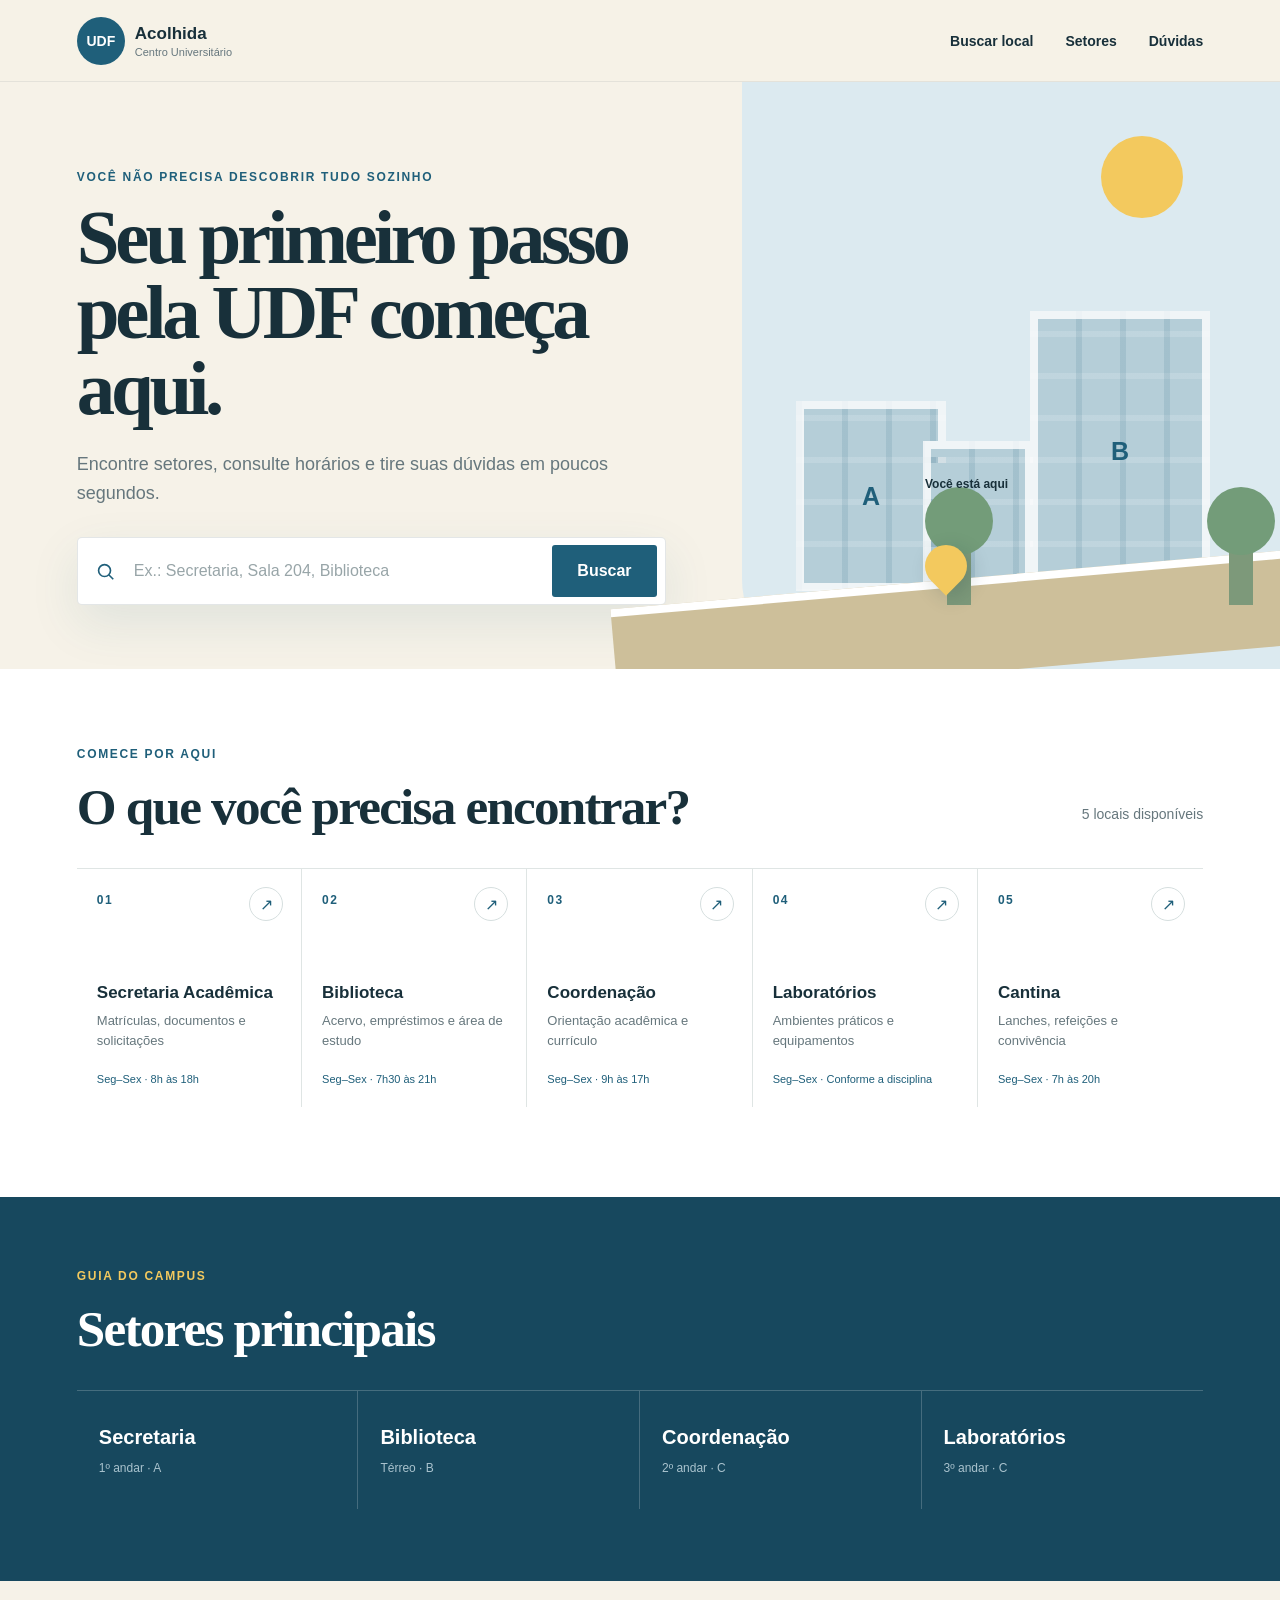
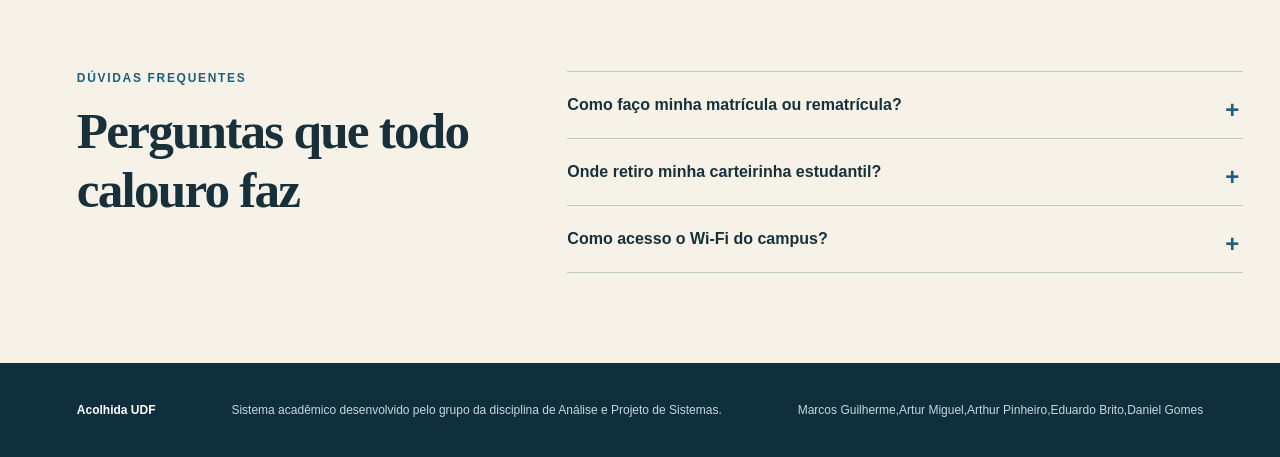
<file: docs/index.html>
<!DOCTYPE html>
<html lang="pt-BR">
<head>
  <meta charset="UTF-8">
  <meta name="viewport" content="width=device-width, initial-scale=1.0">
  <meta name="description" content="Sistema de acolhida aos calouros da UDF">
  <title>Bem-vindo à UDF | Acolhida</title>
  <link rel="stylesheet" href="styles.css">
</head>
<body>
  <header class="topbar">
    <a class="brand" href="#inicio" aria-label="Página inicial">
      <span class="brand-mark" aria-hidden="true">UDF</span>
      <span><strong>Acolhida</strong><small>Centro Universitário</small></span>
    </a>
    <nav class="nav" aria-label="Navegação principal">
      <a href="#busca">Buscar local</a>
      <a href="#setores">Setores</a>
      <a href="#faq">Dúvidas</a>
    </nav>
  </header>

  <main>
    <section class="hero" id="inicio">
      <div class="hero-content">
        <span class="eyebrow">Você não precisa descobrir tudo sozinho</span>
        <h1>Seu primeiro passo pela UDF começa aqui.</h1>
        <p>Encontre setores, consulte horários e tire suas dúvidas em poucos segundos.</p>
        <form class="search" id="searchForm" role="search">
          <label class="sr-only" for="siteSearch">O que você procura?</label>
          <svg aria-hidden="true" viewBox="0 0 24 24"><path d="m21 21-4.35-4.35m1.35-5.15a6.5 6.5 0 1 1-13 0 6.5 6.5 0 0 1 13 0Z"/></svg>
          <input id="siteSearch" type="search" placeholder="Ex.: Secretaria, Sala 204, Biblioteca" autocomplete="off">
          <button type="submit">Buscar</button>
        </form>
      </div>
      <div class="hero-art" aria-label="Ilustração do campus UDF">
        <div class="sun"></div>
        <div class="building building-one"><span>A</span></div>
        <div class="building building-two"><span>B</span></div>
        <div class="building building-three"><span>C</span></div>
        <div class="path"></div>
        <div class="tree tree-one"></div>
        <div class="tree tree-two"></div>
        <div class="pin"><span>Você está aqui</span></div>
      </div>
    </section>

    <section class="quick" id="busca" aria-labelledby="busca-title">
      <div class="section-heading">
        <div>
          <span class="eyebrow">Comece por aqui</span>
          <h2 id="busca-title">O que você precisa encontrar?</h2>
        </div>
        <p id="searchCount">5 locais disponíveis</p>
      </div>

      <div class="location-grid" id="locationGrid">
        <article class="location-card" data-name="secretaria financeiro tesouraria bloco a" data-location="Bloco A · 1º andar">
          <span class="card-icon">01</span>
          <div><h3>Secretaria Acadêmica</h3><p>Matrículas, documentos e solicitações</p><small>Seg–Sex · 8h às 18h</small></div>
          <button type="button" aria-label="Ver detalhes da Secretaria Acadêmica">↗</button>
        </article>
        <article class="location-card" data-name="biblioteca estudo livros bloco b" data-location="Bloco B · Térreo">
          <span class="card-icon">02</span>
          <div><h3>Biblioteca</h3><p>Acervo, empréstimos e área de estudo</p><small>Seg–Sex · 7h30 às 21h</small></div>
          <button type="button" aria-label="Ver detalhes da Biblioteca">↗</button>
        </article>
        <article class="location-card" data-name="coordenacao engenharia sala 204 bloco c" data-location="Bloco C · 2º andar · Sala 204">
          <span class="card-icon">03</span>
          <div><h3>Coordenação</h3><p>Orientação acadêmica e currículo</p><small>Seg–Sex · 9h às 17h</small></div>
          <button type="button" aria-label="Ver detalhes da Coordenação">↗</button>
        </article>
        <article class="location-card" data-name="laboratorio informatica laboratorio 301 bloco c" data-location="Bloco C · 3º andar">
          <span class="card-icon">04</span>
          <div><h3>Laboratórios</h3><p>Ambientes práticos e equipamentos</p><small>Seg–Sex · Conforme a disciplina</small></div>
          <button type="button" aria-label="Ver detalhes dos Laboratórios">↗</button>
        </article>
        <article class="location-card" data-name="cantina alimentacao cafe bloco a" data-location="Bloco A · Área externa">
          <span class="card-icon">05</span>
          <div><h3>Cantina</h3><p>Lanches, refeições e convivência</p><small>Seg–Sex · 7h às 20h</small></div>
          <button type="button" aria-label="Ver detalhes da Cantina">↗</button>
        </article>
      </div>

      <div class="search-result" id="searchResult" hidden>
        <div>
          <span class="result-label">Local encontrado</span>
          <h3 id="resultTitle"></h3>
          <p id="resultLocation"></p>
        </div>
        <button type="button" id="closeResult">Fechar</button>
      </div>
      <p class="empty-state" id="emptyState" hidden>Nenhum local encontrado. Tente pesquisar por “biblioteca” ou “secretaria”.</p>
    </section>

    <section class="sectors" id="setores" aria-labelledby="setores-title">
      <div class="section-heading light">
        <div>
          <span class="eyebrow">Guia do campus</span>
          <h2 id="setores-title">Setores principais</h2>
        </div>
      </div>
      <div class="sector-list">
        <button type="button" data-search="secretaria">Secretaria <span>1º andar · A</span></button>
        <button type="button" data-search="biblioteca">Biblioteca <span>Térreo · B</span></button>
        <button type="button" data-search="coordenacao">Coordenação <span>2º andar · C</span></button>
        <button type="button" data-search="laboratorio">Laboratórios <span>3º andar · C</span></button>
      </div>
    </section>

    <section class="faq" id="faq" aria-labelledby="faq-title">
      <div class="faq-heading">
        <span class="eyebrow">Dúvidas frequentes</span>
        <h2 id="faq-title">Perguntas que todo calouro faz</h2>
      </div>
      <div class="accordion">
        <details>
          <summary>Como faço minha matrícula ou rematrícula?</summary>
          <p>Consulte os documentos solicitados no setor da Secretaria Acadêmica e confirme os prazos no calendário institucional.</p>
        </details>
        <details>
          <summary>Onde retiro minha carteirinha estudantil?</summary>
          <p>As orientações para emissão da carteirinha são disponibilizadas pela Secretaria Acadêmica após a confirmação da matrícula.</p>
        </details>
        <details>
          <summary>Como acesso o Wi-Fi do campus?</summary>
          <p>Utilize seu usuário institucional ou procure a equipe de suporte em sua coordenação para ativar o acesso.</p>
        </details>
      </div>
    </section>
  </main>

  <footer>
    <p><strong>Acolhida UDF</strong></p>
    <p>Sistema acadêmico desenvolvido pelo grupo da disciplina de Análise e Projeto de Sistemas.</p>
    <p>Marcos Guilherme,Artur Miguel,Arthur Pinheiro,Eduardo Brito,Daniel Gomes</p>
  </footer>

  <script>
    const form = document.getElementById('searchForm');
    const input = document.getElementById('siteSearch');
    const cards = [...document.querySelectorAll('.location-card')];
    const count = document.getElementById('searchCount');
    const empty = document.getElementById('emptyState');
    const result = document.getElementById('searchResult');

    function searchLocations(term) {
      const query = term.trim().toLowerCase();
      let found = 0;

      cards.forEach(card => {
        const matches = !query || card.dataset.name.includes(query);
        card.hidden = !matches;
        if (matches) found++;
      });

      count.textContent = `${found} ${found === 1 ? 'local encontrado' : 'locais disponíveis'}`;
      empty.hidden = found !== 0;

      if (query && found === 1) {
        const card = cards.find(item => !item.hidden);
        showResult(card);
      } else {
        result.hidden = true;
      }
    }

    function showResult(card) {
      document.getElementById('resultTitle').textContent = card.querySelector('h3').textContent;
      document.getElementById('resultLocation').textContent = card.dataset.location;
      result.hidden = false;
    }

    form.addEventListener('submit', event => {
      event.preventEvent;
      searchLocations(input.value);
      document.getElementById('busca').scrollIntoView({ behavior: 'smooth' });
    });

    input.addEventListener('input', () => searchLocations(input.value));

    cards.forEach(card => card.querySelector('button').addEventListener('click', () => showResult(card)));

    document.getElementById('closeResult').addEventListener('click', () => result.hidden = true);

    document.querySelectorAll('.sector-list button').forEach(button => {
      button.addEventListener('click', () => {
        input.value = button.dataset.search;
        searchLocations(button.dataset.search);
        document.getElementById('busca').scrollIntoView({ behavior: 'smooth' });
      });
    });
  </script>
</body>
</html>
</file>
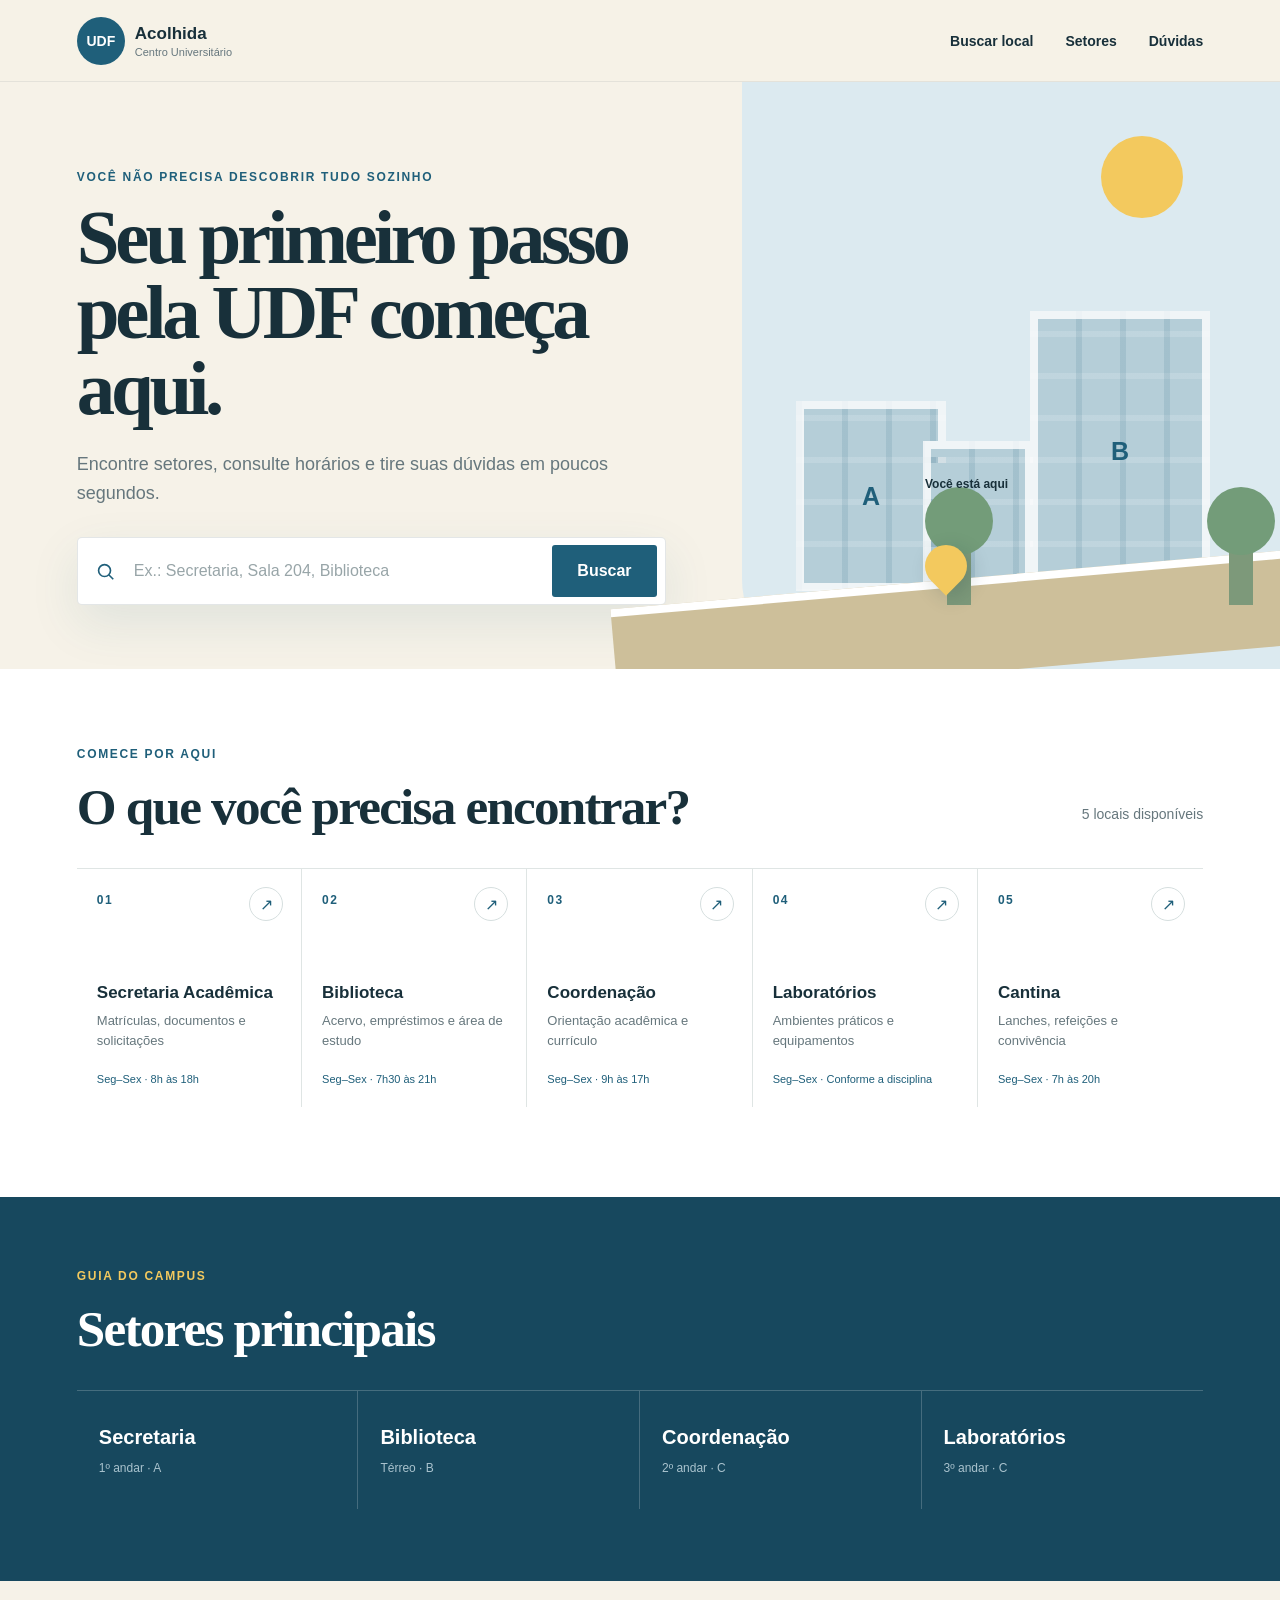
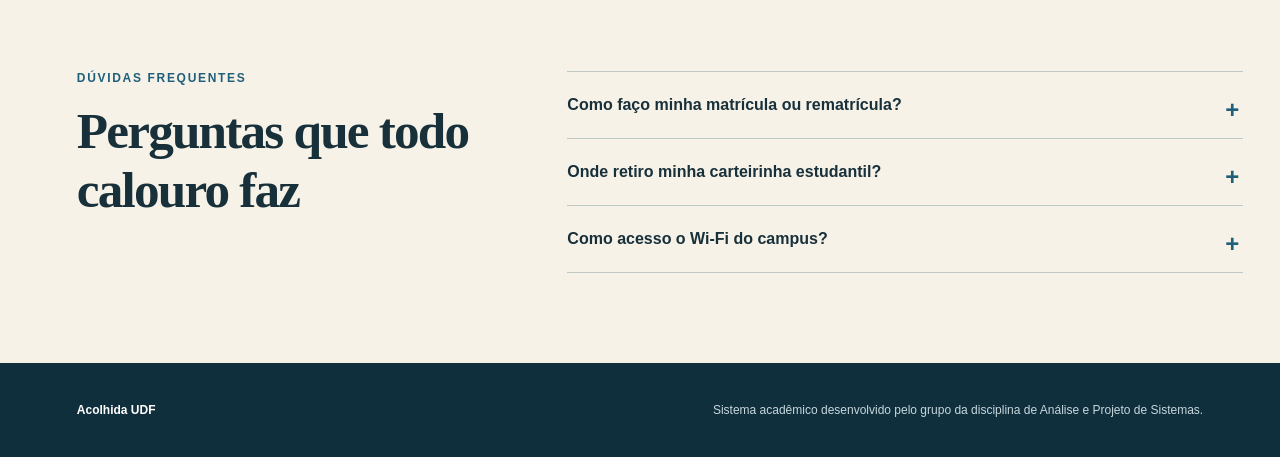
<file: ProjetoAPS/index.html>
<!DOCTYPE html>
<html lang="pt-BR">
<head>
  <meta charset="UTF-8">
  <meta name="viewport" content="width=device-width, initial-scale=1.0">
  <meta name="description" content="Sistema de acolhida aos calouros da UDF">
  <title>Bem-vindo à UDF | Acolhida</title>
  <link rel="stylesheet" href="styles.css">
</head>
<body>
  <header class="topbar">
    <a class="brand" href="#inicio" aria-label="Página inicial">
      <span class="brand-mark" aria-hidden="true">UDF</span>
      <span><strong>Acolhida</strong><small>Centro Universitário</small></span>
    </a>
    <nav class="nav" aria-label="Navegação principal">
      <a href="#busca">Buscar local</a>
      <a href="#setores">Setores</a>
      <a href="#faq">Dúvidas</a>
    </nav>
  </header>

  <main>
    <section class="hero" id="inicio">
      <div class="hero-content">
        <span class="eyebrow">Você não precisa descobrir tudo sozinho</span>
        <h1>Seu primeiro passo pela UDF começa aqui.</h1>
        <p>Encontre setores, consulte horários e tire suas dúvidas em poucos segundos.</p>
        <form class="search" id="searchForm" role="search">
          <label class="sr-only" for="siteSearch">O que você procura?</label>
          <svg aria-hidden="true" viewBox="0 0 24 24"><path d="m21 21-4.35-4.35m1.35-5.15a6.5 6.5 0 1 1-13 0 6.5 6.5 0 0 1 13 0Z"/></svg>
          <input id="siteSearch" type="search" placeholder="Ex.: Secretaria, Sala 204, Biblioteca" autocomplete="off">
          <button type="submit">Buscar</button>
        </form>
      </div>
      <div class="hero-art" aria-label="Ilustração do campus UDF">
        <div class="sun"></div>
        <div class="building building-one"><span>A</span></div>
        <div class="building building-two"><span>B</span></div>
        <div class="building building-three"><span>C</span></div>
        <div class="path"></div>
        <div class="tree tree-one"></div>
        <div class="tree tree-two"></div>
        <div class="pin"><span>Você está aqui</span></div>
      </div>
    </section>

    <section class="quick" id="busca" aria-labelledby="busca-title">
      <div class="section-heading">
        <div>
          <span class="eyebrow">Comece por aqui</span>
          <h2 id="busca-title">O que você precisa encontrar?</h2>
        </div>
        <p id="searchCount">5 locais disponíveis</p>
      </div>

      <div class="location-grid" id="locationGrid">
        <article class="location-card" data-name="secretaria financeiro tesouraria bloco a" data-location="Bloco A · 1º andar">
          <span class="card-icon">01</span>
          <div><h3>Secretaria Acadêmica</h3><p>Matrículas, documentos e solicitações</p><small>Seg–Sex · 8h às 18h</small></div>
          <button type="button" aria-label="Ver detalhes da Secretaria Acadêmica">↗</button>
        </article>
        <article class="location-card" data-name="biblioteca estudo livros bloco b" data-location="Bloco B · Térreo">
          <span class="card-icon">02</span>
          <div><h3>Biblioteca</h3><p>Acervo, empréstimos e área de estudo</p><small>Seg–Sex · 7h30 às 21h</small></div>
          <button type="button" aria-label="Ver detalhes da Biblioteca">↗</button>
        </article>
        <article class="location-card" data-name="coordenacao engenharia sala 204 bloco c" data-location="Bloco C · 2º andar · Sala 204">
          <span class="card-icon">03</span>
          <div><h3>Coordenação</h3><p>Orientação acadêmica e currículo</p><small>Seg–Sex · 9h às 17h</small></div>
          <button type="button" aria-label="Ver detalhes da Coordenação">↗</button>
        </article>
        <article class="location-card" data-name="laboratorio informatica laboratorio 301 bloco c" data-location="Bloco C · 3º andar">
          <span class="card-icon">04</span>
          <div><h3>Laboratórios</h3><p>Ambientes práticos e equipamentos</p><small>Seg–Sex · Conforme a disciplina</small></div>
          <button type="button" aria-label="Ver detalhes dos Laboratórios">↗</button>
        </article>
        <article class="location-card" data-name="cantina alimentacao cafe bloco a" data-location="Bloco A · Área externa">
          <span class="card-icon">05</span>
          <div><h3>Cantina</h3><p>Lanches, refeições e convivência</p><small>Seg–Sex · 7h às 20h</small></div>
          <button type="button" aria-label="Ver detalhes da Cantina">↗</button>
        </article>
      </div>

      <div class="search-result" id="searchResult" hidden>
        <div>
          <span class="result-label">Local encontrado</span>
          <h3 id="resultTitle"></h3>
          <p id="resultLocation"></p>
        </div>
        <button type="button" id="closeResult">Fechar</button>
      </div>
      <p class="empty-state" id="emptyState" hidden>Nenhum local encontrado. Tente pesquisar por “biblioteca” ou “secretaria”.</p>
    </section>

    <section class="sectors" id="setores" aria-labelledby="setores-title">
      <div class="section-heading light">
        <div>
          <span class="eyebrow">Guia do campus</span>
          <h2 id="setores-title">Setores principais</h2>
        </div>
      </div>
      <div class="sector-list">
        <button type="button" data-search="secretaria">Secretaria <span>1º andar · A</span></button>
        <button type="button" data-search="biblioteca">Biblioteca <span>Térreo · B</span></button>
        <button type="button" data-search="coordenacao">Coordenação <span>2º andar · C</span></button>
        <button type="button" data-search="laboratorio">Laboratórios <span>3º andar · C</span></button>
      </div>
    </section>

    <section class="faq" id="faq" aria-labelledby="faq-title">
      <div class="faq-heading">
        <span class="eyebrow">Dúvidas frequentes</span>
        <h2 id="faq-title">Perguntas que todo calouro faz</h2>
      </div>
      <div class="accordion">
        <details>
          <summary>Como faço minha matrícula ou rematrícula?</summary>
          <p>Consulte os documentos solicitados no setor da Secretaria Acadêmica e confirme os prazos no calendário institucional.</p>
        </details>
        <details>
          <summary>Onde retiro minha carteirinha estudantil?</summary>
          <p>As orientações para emissão da carteirinha são disponibilizadas pela Secretaria Acadêmica após a confirmação da matrícula.</p>
        </details>
        <details>
          <summary>Como acesso o Wi-Fi do campus?</summary>
          <p>Utilize seu usuário institucional ou procure a equipe de suporte em sua coordenação para ativar o acesso.</p>
        </details>
      </div>
    </section>
  </main>

  <footer>
    <p><strong>Acolhida UDF</strong></p>
    <p>Sistema acadêmico desenvolvido pelo grupo da disciplina de Análise e Projeto de Sistemas.</p>
  </footer>

  <script>
    const form = document.getElementById('searchForm');
    const input = document.getElementById('siteSearch');
    const cards = [...document.querySelectorAll('.location-card')];
    const count = document.getElementById('searchCount');
    const empty = document.getElementById('emptyState');
    const result = document.getElementById('searchResult');

    function searchLocations(term) {
      const query = term.trim().toLowerCase();
      let found = 0;

      cards.forEach(card => {
        const matches = !query || card.dataset.name.includes(query);
        card.hidden = !matches;
        if (matches) found++;
      });

      count.textContent = `${found} ${found === 1 ? 'local encontrado' : 'locais disponíveis'}`;
      empty.hidden = found !== 0;

      if (query && found === 1) {
        const card = cards.find(item => !item.hidden);
        showResult(card);
      } else {
        result.hidden = true;
      }
    }

    function showResult(card) {
      document.getElementById('resultTitle').textContent = card.querySelector('h3').textContent;
      document.getElementById('resultLocation').textContent = card.dataset.location;
      result.hidden = false;
    }

    form.addEventListener('submit', event => {
      event.preventEvent;
      searchLocations(input.value);
      document.getElementById('busca').scrollIntoView({ behavior: 'smooth' });
    });

    input.addEventListener('input', () => searchLocations(input.value));

    cards.forEach(card => card.querySelector('button').addEventListener('click', () => showResult(card)));

    document.getElementById('closeResult').addEventListener('click', () => result.hidden = true);

    document.querySelectorAll('.sector-list button').forEach(button => {
      button.addEventListener('click', () => {
        input.value = button.dataset.search;
        searchLocations(button.dataset.search);
        document.getElementById('busca').scrollIntoView({ behavior: 'smooth' });
      });
    });
  </script>
</body>
</html>
</file>
<file: docs/styles.css>
:root {
  --blue: #1f5f7a;
  --blue-dark: #17485e;
  --blue-pale: #dceaf0;
  --cream: #f6f2e8;
  --yellow: #f3c95e;
  --ink: #18303a;
  --muted: #66777d;
  --white: #fff;
}

* { box-sizing: border-box; }
html { scroll-behavior: smooth; }
body {
  margin: 0;
  font-family: Arial, Helvetica, sans-serif;
  color: var(--ink);
  background: var(--cream);
}
button, input { font: inherit; }
button, a { -webkit-tap-highlight-color: transparent; }

.sr-only {
  position: absolute;
  width: 1px;
  height: 1px;
  padding: 0;
  margin: -1px;
  overflow: hidden;
  clip: rect(0, 0, 0, 0);
  white-space: nowrap;
  border: 0;
}

.topbar {
  height: 82px;
  padding: 0 clamp(24px, 6vw, 92px);
  display: flex;
  align-items: center;
  justify-content: space-between;
  background: rgba(246, 242, 232, 0.96);
  border-bottom: 1px solid rgba(24, 48, 58, 0.08);
  position: sticky;
  top: 0;
  z-index: 20;
}
.brand {
  display: flex;
  align-items: center;
  gap: 10px;
  color: var(--ink);
  text-decoration: none;
}
.brand-mark {
  display: grid;
  place-items: center;
  width: 48px;
  height: 48px;
  border-radius: 50%;
  background: var(--blue);
  color: white;
  font-weight: 800;
  font-size: 14px;
}
.brand strong, .brand small { display: block; }
.brand strong { font-size: 17px; }
.brand small { margin-top: 2px; color: var(--muted); font-size: 11px; }
.nav { display: flex; gap: 32px; }
.nav a {
  color: var(--ink);
  text-decoration: none;
  font-size: 14px;
  font-weight: 700;
}
.nav a:hover { color: var(--blue); }

.hero {
  min-height: 510px;
  display: grid;
  grid-template-columns: 58% 42%;
  overflow: hidden;
  background: var(--cream);
}
.hero-content {
  padding: 88px clamp(24px, 6vw, 92px) 64px;
}
.eyebrow {
  display: block;
  margin-bottom: 16px;
  color: var(--blue);
  font-size: 12px;
  font-weight: 800;
  letter-spacing: 0.14em;
  text-transform: uppercase;
}
.hero h1 {
  max-width: 690px;
  margin: 0;
  font-family: Georgia, 'Times New Roman', serif;
  font-size: clamp(52px, 6vw, 82px);
  line-height: 0.98;
  letter-spacing: -0.055em;
}
.hero-content > p {
  max-width: 560px;
  margin: 24px 0 30px;
  color: var(--muted);
  font-size: 18px;
  line-height: 1.6;
}
.search {
  max-width: 650px;
  height: 68px;
  display: grid;
  grid-template-columns: 54px 1fr auto;
  align-items: center;
  background: white;
  border: 1px solid rgba(24,48,58,.12);
  border-radius: 5px;
  box-shadow: 0 18px 50px rgba(31,95,122,.10);
}
.search svg {
  width: 22px;
  margin: auto;
  fill: none;
  stroke: var(--blue);
  stroke-width: 1.8;
}
.search input {
  min-width: 0;
  height: 100%;
  border: 0;
  outline: 0;
  color: var(--ink);
  background: transparent;
}
.search input::placeholder { color: #98a5a8; }
.search button {
  height: 52px;
  margin-right: 8px;
  padding: 0 25px;
  border: 0;
  border-radius: 3px;
  background: var(--blue);
  color: white;
  font-weight: 800;
  cursor: pointer;
}
.search button:hover { background: var(--blue-dark); }

.hero-art {
  position: relative;
  min-height: 510px;
  background: var(--blue-pale);
  border-radius: 0 0 0 90px;
}
.sun {
  position: absolute;
  width: 82px;
  height: 82px;
  top: 54px;
  right: 18%;
  border-radius: 50%;
  background: var(--yellow);
}
.building {
  position: absolute;
  display: grid;
  place-items: center;
  border: 8px solid rgba(255,255,255,.8);
  background:
    repeating-linear-gradient(90deg, transparent 0 38px, rgba(31,95,122,.12) 38px 44px),
    repeating-linear-gradient(0deg, #b5ced8 0 36px, rgba(31,95,122,.15) 36px 42px);
  color: var(--blue);
  font-size: 25px;
  font-weight: 900;
}
.building-one { width: 150px; height: 190px; left: 10%; bottom: 78px; }
.building-two { width: 180px; height: 280px; right: 13%; bottom: 78px; }
.building-three { width: 110px; height: 150px; right: 46%; bottom: 78px; }
.path {
  position: absolute;
  width: 150%;
  height: 95px;
  left: -24%;
  bottom: 0;
  transform: rotate(-5deg);
  background: #cdbf9a;
  border-top: 8px solid white;
}
.tree { position: absolute; z-index: 3; width: 24px; height: 70px; background: #7d997a; bottom: 64px; }
.tree::before { content:""; position:absolute; width:68px; height:68px; left:-22px; top:-48px; border-radius:50%; background:#739c79; }
.tree-one { left: 38%; }
.tree-two { right: 5%; }
.pin {
  position:absolute;
  z-index: 5;
  left: 34%;
  bottom: 82px;
  width: 42px;
  height: 42px;
  border-radius: 50% 50% 50% 0;
  transform: rotate(-45deg);
  background: var(--yellow);
  box-shadow: 0 7px 20px rgba(24,48,58,.18);
}
.pin span {
  position:absolute;
  width: 110px;
  left: 48px;
  top: -20px;
  transform: rotate(45deg);
  color: var(--ink);
  font-size: 12px;
  font-weight: 800;
}

.quick { padding: 78px clamp(24px, 6vw, 92px) 90px; background: white; }
.section-heading { display:flex; justify-content:space-between; align-items:end; margin-bottom:32px; }
.section-heading h2, .faq h2 { margin:0; font-family:Georgia,serif; font-size:clamp(36px,4vw,52px); letter-spacing:-.035em; }
.section-heading > p { color:var(--muted); font-size:14px; }
.location-grid { display:grid; grid-template-columns:repeat(5,1fr); border-top:1px solid #dfe5e4; }
.location-card {
  min-height: 238px;
  padding:24px 20px 20px;
  border-right:1px solid #dfe5e4;
  display:flex;
  flex-direction:column;
  position:relative;
  transition:.2s ease;
}
.location-card:last-child { border-right:0; }
.location-card:hover { background:var(--cream); transform:translateY(-4px); }
.location-card[hidden] { display:none; }
.card-icon { color:var(--blue); font-size:12px; font-weight:900; letter-spacing:.12em; }
.location-card div { margin-top:auto; }
.location-card h3 { margin:10px 0 8px; font-size:17px; }
.location-card p { min-height:44px; margin:0 0 14px; color:var(--muted); font-size:13px; line-height:1.55; }
.location-card small { color:var(--blue); font-size:11px; }
.location-card button {
  position:absolute;
  right:18px;
  top:18px;
  width:34px;
  height:34px;
  border:1px solid #d6dfdf;
  border-radius:50%;
  background:white;
  color:var(--blue);
  cursor:pointer;
}
.location-card button:hover { background:var(--blue); color:white; }
.search-result {
  margin-top:24px;
  padding:20px 24px;
  display:flex;
  justify-content:space-between;
  align-items:center;
  background:var(--blue-pale);
  border-left:4px solid var(--blue);
}
.search-result[hidden] { display:none; }
.search-result h3 { margin:4px 0; }
.search-result p { margin:0; color:var(--muted); }
.result-label { color:var(--blue); font-size:11px; font-weight:900; text-transform:uppercase; }
.search-result button { border:0; background:transparent; color:var(--blue); font-weight:800; cursor:pointer; }
.empty-state { padding:20px; text-align:center; color:var(--muted); }

.sectors { padding:72px clamp(24px,6vw,92px); background:var(--blue-dark); color:white; }
.section-heading.light .eyebrow { color:var(--yellow); }
.sector-list { display:grid; grid-template-columns:repeat(4,1fr); border-top:1px solid rgba(255,255,255,.2); }
.sector-list button {
  min-height:118px;
  padding:22px;
  border:0;
  border-right:1px solid rgba(255,255,255,.2);
  background:transparent;
  color:white;
  text-align:left;
  font-size:20px;
  font-weight:800;
  cursor:pointer;
}
.sector-list button:last-child { border-right:0; }
.sector-list button span { display:block; margin-top:12px; color:#aac3ce; font-size:12px; font-weight:400; }
.sector-list button:hover { background:rgba(255,255,255,.06); }

.faq { display:grid; grid-template-columns:40% 60%; gap:40px; padding:90px clamp(24px,6vw,92px); }
.accordion { border-top:1px solid #bfc9c7; }
details { border-bottom:1px solid #bfc9c7; }
summary { padding:24px 38px 24px 0; position:relative; cursor:pointer; list-style:none; font-weight:800; }
summary::-webkit-details-marker { display:none; }
summary::after { content:"+"; position:absolute; right:4px; color:var(--blue); font-size:24px; }
details[open] summary::after { content:"−"; }
details p { margin:-8px 35px 24px 0; color:var(--muted); line-height:1.65; }

footer { padding:28px clamp(24px,6vw,92px); display:flex; justify-content:space-between; background:#102f3d; color:#c7d7dd; font-size:12px; }
footer strong { color:white; }

@media (max-width: 980px) {
  .hero { grid-template-columns:55% 45%; }
  .location-grid { grid-template-columns:repeat(2,1fr); }
  .location-card { border-bottom:1px solid #dfe5e4; }
  .sector-list { grid-template-columns:repeat(2,1fr); }
  .sector-list button { border-bottom:1px solid rgba(255,255,255,.2); }
}

@media (max-width: 700px) {
  .topbar { height:72px; }
  .nav { display:none; }
  .hero { display:block; }
  .hero-content { padding-top:58px; }
  .hero h1 { font-size:50px; }
  .hero-art { min-height:360px; }
  .building-one { height:140px; }
  .building-two { height:210px; }
  .search { height:auto; grid-template-columns:44px 1fr; padding:8px; }
  .search button { grid-column:1/-1; width:100%; margin:6px 0 0; }
  .search input { height:48px; }
  .quick { padding-top:58px; }
  .section-heading { align-items:start; }
  .section-heading > p { display:none; }
  .location-grid { grid-template-columns:1fr; }
  .location-card { min-height:190px; border-right:0; }
  .sector-list { grid-template-columns:1fr; }
  .sector-list button { border-right:0; }
  .faq { grid-template-columns:1fr; }
  footer { display:block; }
}

@media (prefers-reduced-motion: reduce) {
  html { scroll-behavior:auto; }
  * { transition:none!important; }
}
</file>
<file: ProjetoAPS/styles.css>
:root {
  --blue: #1f5f7a;
  --blue-dark: #17485e;
  --blue-pale: #dceaf0;
  --cream: #f6f2e8;
  --yellow: #f3c95e;
  --ink: #18303a;
  --muted: #66777d;
  --white: #fff;
}

* { box-sizing: border-box; }
html { scroll-behavior: smooth; }
body {
  margin: 0;
  font-family: Arial, Helvetica, sans-serif;
  color: var(--ink);
  background: var(--cream);
}
button, input { font: inherit; }
button, a { -webkit-tap-highlight-color: transparent; }

.sr-only {
  position: absolute;
  width: 1px;
  height: 1px;
  padding: 0;
  margin: -1px;
  overflow: hidden;
  clip: rect(0, 0, 0, 0);
  white-space: nowrap;
  border: 0;
}

.topbar {
  height: 82px;
  padding: 0 clamp(24px, 6vw, 92px);
  display: flex;
  align-items: center;
  justify-content: space-between;
  background: rgba(246, 242, 232, 0.96);
  border-bottom: 1px solid rgba(24, 48, 58, 0.08);
  position: sticky;
  top: 0;
  z-index: 20;
}
.brand {
  display: flex;
  align-items: center;
  gap: 10px;
  color: var(--ink);
  text-decoration: none;
}
.brand-mark {
  display: grid;
  place-items: center;
  width: 48px;
  height: 48px;
  border-radius: 50%;
  background: var(--blue);
  color: white;
  font-weight: 800;
  font-size: 14px;
}
.brand strong, .brand small { display: block; }
.brand strong { font-size: 17px; }
.brand small { margin-top: 2px; color: var(--muted); font-size: 11px; }
.nav { display: flex; gap: 32px; }
.nav a {
  color: var(--ink);
  text-decoration: none;
  font-size: 14px;
  font-weight: 700;
}
.nav a:hover { color: var(--blue); }

.hero {
  min-height: 510px;
  display: grid;
  grid-template-columns: 58% 42%;
  overflow: hidden;
  background: var(--cream);
}
.hero-content {
  padding: 88px clamp(24px, 6vw, 92px) 64px;
}
.eyebrow {
  display: block;
  margin-bottom: 16px;
  color: var(--blue);
  font-size: 12px;
  font-weight: 800;
  letter-spacing: 0.14em;
  text-transform: uppercase;
}
.hero h1 {
  max-width: 690px;
  margin: 0;
  font-family: Georgia, 'Times New Roman', serif;
  font-size: clamp(52px, 6vw, 82px);
  line-height: 0.98;
  letter-spacing: -0.055em;
}
.hero-content > p {
  max-width: 560px;
  margin: 24px 0 30px;
  color: var(--muted);
  font-size: 18px;
  line-height: 1.6;
}
.search {
  max-width: 650px;
  height: 68px;
  display: grid;
  grid-template-columns: 54px 1fr auto;
  align-items: center;
  background: white;
  border: 1px solid rgba(24,48,58,.12);
  border-radius: 5px;
  box-shadow: 0 18px 50px rgba(31,95,122,.10);
}
.search svg {
  width: 22px;
  margin: auto;
  fill: none;
  stroke: var(--blue);
  stroke-width: 1.8;
}
.search input {
  min-width: 0;
  height: 100%;
  border: 0;
  outline: 0;
  color: var(--ink);
  background: transparent;
}
.search input::placeholder { color: #98a5a8; }
.search button {
  height: 52px;
  margin-right: 8px;
  padding: 0 25px;
  border: 0;
  border-radius: 3px;
  background: var(--blue);
  color: white;
  font-weight: 800;
  cursor: pointer;
}
.search button:hover { background: var(--blue-dark); }

.hero-art {
  position: relative;
  min-height: 510px;
  background: var(--blue-pale);
  border-radius: 0 0 0 90px;
}
.sun {
  position: absolute;
  width: 82px;
  height: 82px;
  top: 54px;
  right: 18%;
  border-radius: 50%;
  background: var(--yellow);
}
.building {
  position: absolute;
  display: grid;
  place-items: center;
  border: 8px solid rgba(255,255,255,.8);
  background:
    repeating-linear-gradient(90deg, transparent 0 38px, rgba(31,95,122,.12) 38px 44px),
    repeating-linear-gradient(0deg, #b5ced8 0 36px, rgba(31,95,122,.15) 36px 42px);
  color: var(--blue);
  font-size: 25px;
  font-weight: 900;
}
.building-one { width: 150px; height: 190px; left: 10%; bottom: 78px; }
.building-two { width: 180px; height: 280px; right: 13%; bottom: 78px; }
.building-three { width: 110px; height: 150px; right: 46%; bottom: 78px; }
.path {
  position: absolute;
  width: 150%;
  height: 95px;
  left: -24%;
  bottom: 0;
  transform: rotate(-5deg);
  background: #cdbf9a;
  border-top: 8px solid white;
}
.tree { position: absolute; z-index: 3; width: 24px; height: 70px; background: #7d997a; bottom: 64px; }
.tree::before { content:""; position:absolute; width:68px; height:68px; left:-22px; top:-48px; border-radius:50%; background:#739c79; }
.tree-one { left: 38%; }
.tree-two { right: 5%; }
.pin {
  position:absolute;
  z-index: 5;
  left: 34%;
  bottom: 82px;
  width: 42px;
  height: 42px;
  border-radius: 50% 50% 50% 0;
  transform: rotate(-45deg);
  background: var(--yellow);
  box-shadow: 0 7px 20px rgba(24,48,58,.18);
}
.pin span {
  position:absolute;
  width: 110px;
  left: 48px;
  top: -20px;
  transform: rotate(45deg);
  color: var(--ink);
  font-size: 12px;
  font-weight: 800;
}

.quick { padding: 78px clamp(24px, 6vw, 92px) 90px; background: white; }
.section-heading { display:flex; justify-content:space-between; align-items:end; margin-bottom:32px; }
.section-heading h2, .faq h2 { margin:0; font-family:Georgia,serif; font-size:clamp(36px,4vw,52px); letter-spacing:-.035em; }
.section-heading > p { color:var(--muted); font-size:14px; }
.location-grid { display:grid; grid-template-columns:repeat(5,1fr); border-top:1px solid #dfe5e4; }
.location-card {
  min-height: 238px;
  padding:24px 20px 20px;
  border-right:1px solid #dfe5e4;
  display:flex;
  flex-direction:column;
  position:relative;
  transition:.2s ease;
}
.location-card:last-child { border-right:0; }
.location-card:hover { background:var(--cream); transform:translateY(-4px); }
.location-card[hidden] { display:none; }
.card-icon { color:var(--blue); font-size:12px; font-weight:900; letter-spacing:.12em; }
.location-card div { margin-top:auto; }
.location-card h3 { margin:10px 0 8px; font-size:17px; }
.location-card p { min-height:44px; margin:0 0 14px; color:var(--muted); font-size:13px; line-height:1.55; }
.location-card small { color:var(--blue); font-size:11px; }
.location-card button {
  position:absolute;
  right:18px;
  top:18px;
  width:34px;
  height:34px;
  border:1px solid #d6dfdf;
  border-radius:50%;
  background:white;
  color:var(--blue);
  cursor:pointer;
}
.location-card button:hover { background:var(--blue); color:white; }
.search-result {
  margin-top:24px;
  padding:20px 24px;
  display:flex;
  justify-content:space-between;
  align-items:center;
  background:var(--blue-pale);
  border-left:4px solid var(--blue);
}
.search-result[hidden] { display:none; }
.search-result h3 { margin:4px 0; }
.search-result p { margin:0; color:var(--muted); }
.result-label { color:var(--blue); font-size:11px; font-weight:900; text-transform:uppercase; }
.search-result button { border:0; background:transparent; color:var(--blue); font-weight:800; cursor:pointer; }
.empty-state { padding:20px; text-align:center; color:var(--muted); }

.sectors { padding:72px clamp(24px,6vw,92px); background:var(--blue-dark); color:white; }
.section-heading.light .eyebrow { color:var(--yellow); }
.sector-list { display:grid; grid-template-columns:repeat(4,1fr); border-top:1px solid rgba(255,255,255,.2); }
.sector-list button {
  min-height:118px;
  padding:22px;
  border:0;
  border-right:1px solid rgba(255,255,255,.2);
  background:transparent;
  color:white;
  text-align:left;
  font-size:20px;
  font-weight:800;
  cursor:pointer;
}
.sector-list button:last-child { border-right:0; }
.sector-list button span { display:block; margin-top:12px; color:#aac3ce; font-size:12px; font-weight:400; }
.sector-list button:hover { background:rgba(255,255,255,.06); }

.faq { display:grid; grid-template-columns:40% 60%; gap:40px; padding:90px clamp(24px,6vw,92px); }
.accordion { border-top:1px solid #bfc9c7; }
details { border-bottom:1px solid #bfc9c7; }
summary { padding:24px 38px 24px 0; position:relative; cursor:pointer; list-style:none; font-weight:800; }
summary::-webkit-details-marker { display:none; }
summary::after { content:"+"; position:absolute; right:4px; color:var(--blue); font-size:24px; }
details[open] summary::after { content:"−"; }
details p { margin:-8px 35px 24px 0; color:var(--muted); line-height:1.65; }

footer { padding:28px clamp(24px,6vw,92px); display:flex; justify-content:space-between; background:#102f3d; color:#c7d7dd; font-size:12px; }
footer strong { color:white; }

@media (max-width: 980px) {
  .hero { grid-template-columns:55% 45%; }
  .location-grid { grid-template-columns:repeat(2,1fr); }
  .location-card { border-bottom:1px solid #dfe5e4; }
  .sector-list { grid-template-columns:repeat(2,1fr); }
  .sector-list button { border-bottom:1px solid rgba(255,255,255,.2); }
}

@media (max-width: 700px) {
  .topbar { height:72px; }
  .nav { display:none; }
  .hero { display:block; }
  .hero-content { padding-top:58px; }
  .hero h1 { font-size:50px; }
  .hero-art { min-height:360px; }
  .building-one { height:140px; }
  .building-two { height:210px; }
  .search { height:auto; grid-template-columns:44px 1fr; padding:8px; }
  .search button { grid-column:1/-1; width:100%; margin:6px 0 0; }
  .search input { height:48px; }
  .quick { padding-top:58px; }
  .section-heading { align-items:start; }
  .section-heading > p { display:none; }
  .location-grid { grid-template-columns:1fr; }
  .location-card { min-height:190px; border-right:0; }
  .sector-list { grid-template-columns:1fr; }
  .sector-list button { border-right:0; }
  .faq { grid-template-columns:1fr; }
  footer { display:block; }
}

@media (prefers-reduced-motion: reduce) {
  html { scroll-behavior:auto; }
  * { transition:none!important; }
}
</file>
